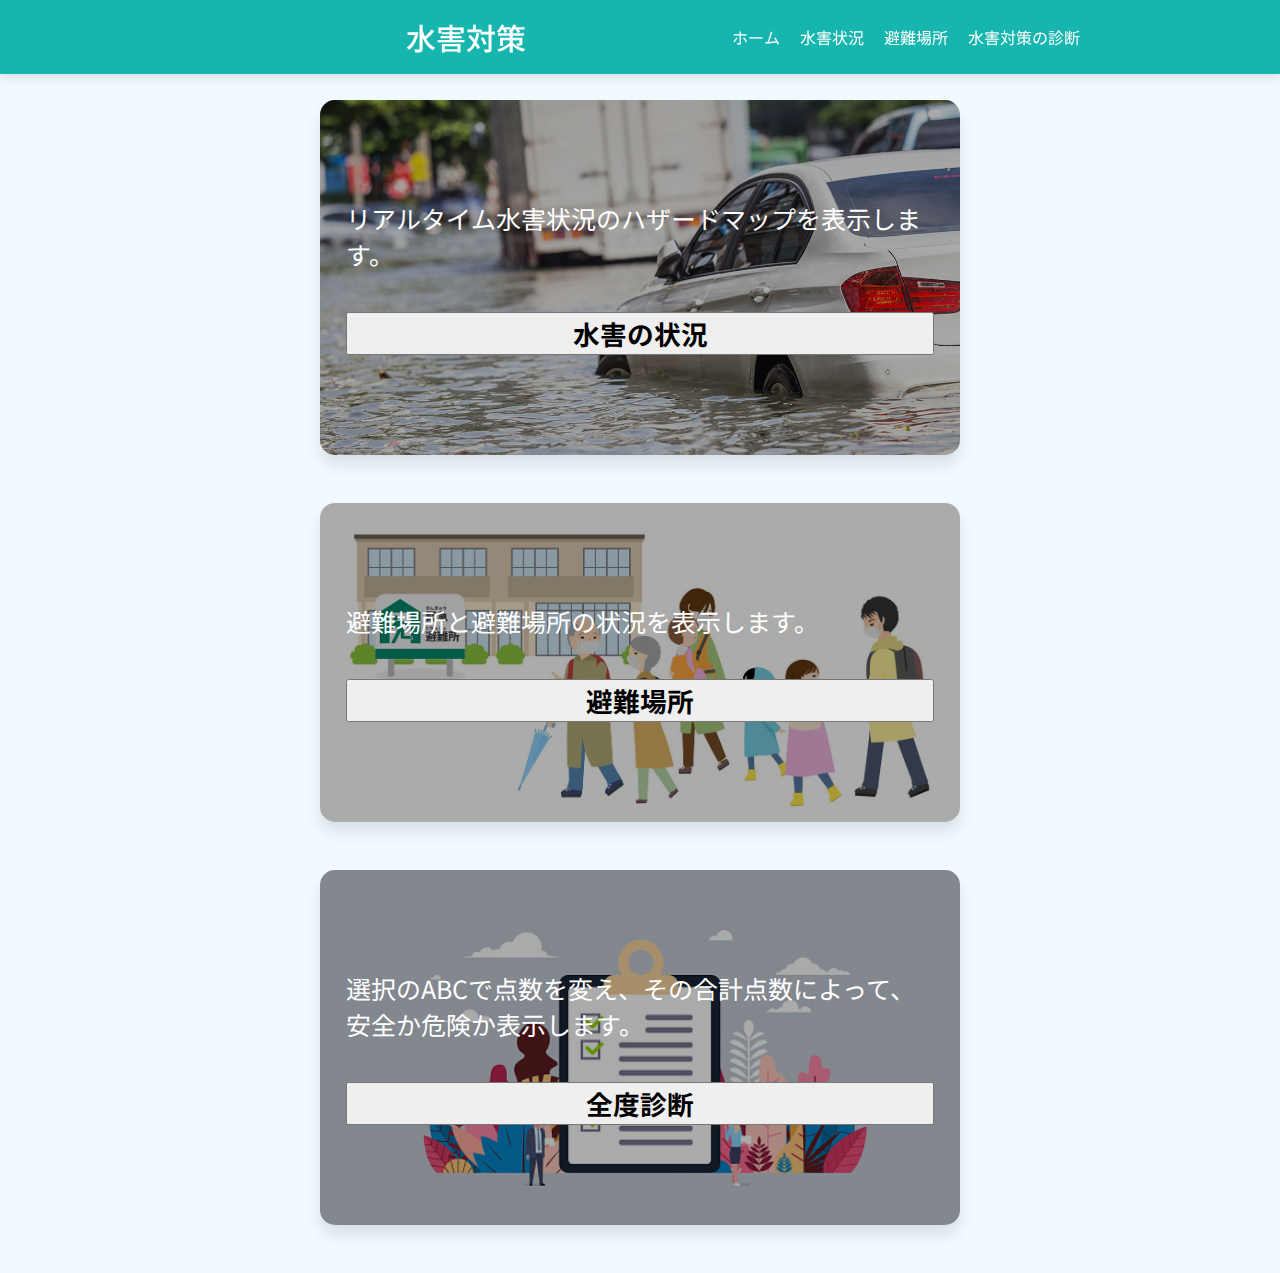
<file: index.html>
<!DOCTYPE html>
<html lang="en">

<head>
    <meta charset="UTF-8">
    <meta http-equiv="X-UA-Compatible" content="IE=edge">
    <meta name="viewport" content="width=device-width, initial-scale=1.0">
    <title>水害対策-home</title>

    <!-- CSS -->
    <link rel="stylesheet" href="style.css" />
    <!--===== Boxicons CSS =====-->
    <link href='https://unpkg.com/boxicons@2.1.1/css/boxicons.min.css' rel='stylesheet'>
    <!-- Unicons CSS -->
    <link rel="stylesheet" href="https://unicons.iconscout.com/release/v4.0.0/css/line.css">
    <script src="script.js" defer></script>
</head>

<body>
    <nav class="nav">
        <i class="uil uil-bars navOpenBtn"></i>
        <a href="index.html" class="logo">水害対策</a>

        <ul class="nav-links">
            <i class="uil uil-times navCloseBtn"></i>
            <li><a href="index.html">ホーム</a></li>
            <li><a href="index_jokyo.html">水害状況</a></li>
            <li><a href="index_hinan.html">避難場所</a></li>
            <li><a href="index_test.html">水害対策の診断</a></li>
        </ul>
    </nav>

    <div class="images">

        <div class="jokyo" >
            <ul>
                <li>リアルタイム水害状況のハザードマップを表示します。</li>
                <button type="button" onclick="location.href='index_jokyo.html'">
                    <h1>水害の状況</h1>
                </button>
            </ul>
            <!-- <img src="image/measures.jpg" width="50%" height="70%"><br>
            <button type="button" onclick="location.href='index_tam.html'">水害の状況</button> -->
        </div>
        <br></br>
        <div class="hinan" >
            <ul>
                <li>避難場所と避難場所の状況を表示します。</li>
                <button type="button" onclick="location.href='index_hinan.html'">
                    <h1>避難場所</h1>
                </button>
            </ul>
            <!-- <img src="image/evacuation.jpg" width="70%" height="70%"><br>
            <button type="button" onclick="location.href='index_cuong.html'">避難場所</button> -->
        </div>
        <br></br>
        <div class="test" >
            <ul>
                <li>選択のABCで点数を変え、その合計点数によって、安全か危険か表示します。</li>
                <button type="button" onclick="location.href='index_test.html'">
                    <h1>全度診断</h1>
                </button>
            </ul>
            <!-- <img src="image/directions.png" width="50%" height="60%"><br>
            <button type="button" onclick="location.href='index_iwatsubo.html'">道案内</button> -->
        </div>
        <br></br>
    </div>
</body>

</html>
</file>
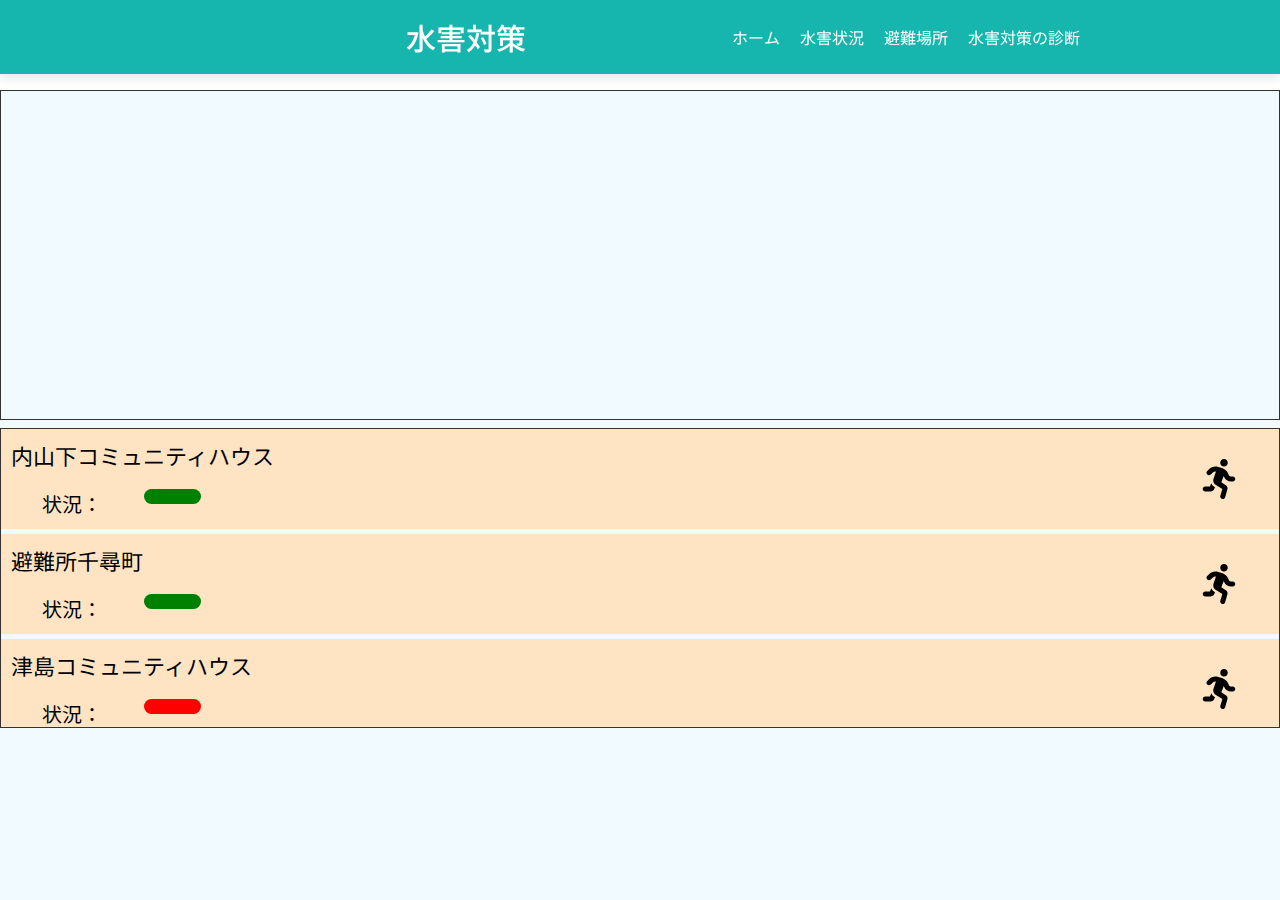
<file: index_hinan.html>
<!DOCTYPE html>
<html lang="en">

<head>
    <meta charset="UTF-8">
    <meta http-equiv="X-UA-Compatible" content="IE=edge">
    <meta name="viewport" content="width=device-width, initial-scale=1.0">
    <title>水害対策-home</title>

    <!-- CSS -->
    <link rel="stylesheet" href="hinan.css" />
    <!--===== Boxicons CSS =====-->
    <link href='https://unpkg.com/boxicons@2.1.1/css/boxicons.min.css' rel='stylesheet'>
    <!-- Unicons CSS -->
    <link rel="stylesheet" href="https://unicons.iconscout.com/release/v4.0.0/css/line.css">
    <script src="script.js" defer></script>
</head>

<body>
    <nav class="nav">
        <i class="uil uil-bars navOpenBtn"></i>
        <a href="index.html" class="logo">水害対策</a>

        <ul class="nav-links">
            <i class="uil uil-times navCloseBtn"></i>
            <li><a href="index.html">ホーム</a></li>
            <li><a href="index_jokyo.html">水害状況</a></li>
            <li><a href="index_hinan.html">避難場所</a></li>
            <li><a href="index_test.html">水害対策の診断</a></li>
        </ul>
    </nav>
    <div class="khoang-trong">

    </div>
  
    <!-- MAP AREA-->
    <div class="googleMap">
      <iframe
        src="https://www.google.com/maps/embed?pb=!1m18!1m12!1m3!1d26249.48364386114!2d133.89656640069924!3d34.67526857592477!2m3!1f0!2f0!3f0!3m2!1i1024!2i768!4f13.1!3m3!1m2!1s0x3554072c9db1afaf%3A0x4972f2dc20bdaf0f!2z5YaF5bGx5LiL44Kz44Of44Ol44OL44OG44Kj44OP44Km44K5!5e0!3m2!1sja!2sjp!4v1669778827305!5m2!1sja!2sjp"
        width="100%" height="330" style="border: 1px solid #333;" allowfullscreen="" loading="lazy"
        referrerpolicy="no-referrer-when-downgrade"></iframe>
  
    </div>
    <!-- 避難場所一覧 -->
    </div>
    <div class="diadiem-khung">
      <div class="diadiem">
        <div class="diadiem-trai">
          <div class="tendiadiem">内山下コミュニティハウス</div>
          <div class="tinhtrang">
            <div class="status-title">状況：</div>
            <div class="status-color-green"></div>
          </div>
        </div>
        <div class="diadiem-phai">
          <a href="map_cuong.html"><img style="height:40px;width:40px;margin-top:20px;"
              src="images/person-running-solid.svg" alt=""></a>
        </div>
      </div>
  
      <div class="diadiem">
        <div class="diadiem-trai">
          <div class="tendiadiem">避難所千尋町</div>
          <div class="tinhtrang">
            <div class="status-title">状況：</div>
            <div class="status-color-green"></div>
          </div>
        </div>
        <div class="diadiem-phai">
          <a href="map_cuong.html"><img style="height:40px;width:40px;margin-top:20px;"
              src="images/person-running-solid.svg" alt=""></a>
        </div>
      </div>
  
      <div class="diadiem">
        <div class="diadiem-trai">
          <div class="tendiadiem">津島コミュニティハウス</div>
          <div class="tinhtrang">
            <div class="status-title">状況：</div>
            <div class="status-color-red"></div>
          </div>
        </div>
        <div class="diadiem-phai">
          <a href="map_cuong.html"><img style="height:40px;width:40px;margin-top:20px;"
              src="images/person-running-solid.svg" alt=""></a>
        </div>
      </div>
  
      <div class="diadiem">
        <div class="diadiem-trai">
          <div class="tendiadiem">岡山市牧山コミュニティハウス</div>
          <div class="tinhtrang">
            <div class="status-title">状況：</div>
            <div class="status-color-red"></div>
          </div>
        </div>
        <div class="diadiem-phai">
          <a href="map_cuong.html"><img style="height:40px;width:40px;margin-top:20px;"
              src="images/person-running-solid.svg" alt=""></a>
        </div>
      </div>
  
      <div class="diadiem">
        <div class="diadiem-trai">
          <div class="tendiadiem">伊島コミュニティハウス
          </div>
          <div class="tinhtrang">
            <div class="status-title">状況：</div>
            <div class="status-color-red"></div>
          </div>
        </div>
        <div class="diadiem-phai">
          <a href="map_cuong.html"><img style="height:40px;width:40px;margin-top:20px;"
              src="images/person-running-solid.svg" alt=""></a>
        </div>
      </div>
  
      <div class="diadiem">
        <div class="diadiem-trai">
          <div class="tendiadiem">三軒屋ふれあい会館</div>
          <div class="tinhtrang">
            <div class="status-title">状況：</div>
            <div class="status-color-red"></div>
          </div>
        </div>
        <div class="diadiem-phai">
          <a href="map_cuong.html"><img style="height:40px;width:40px;margin-top:20px;"
              src="images/person-running-solid.svg" alt=""></a>
        </div>
      </div>
    </div>
</body>

</html>
</file>
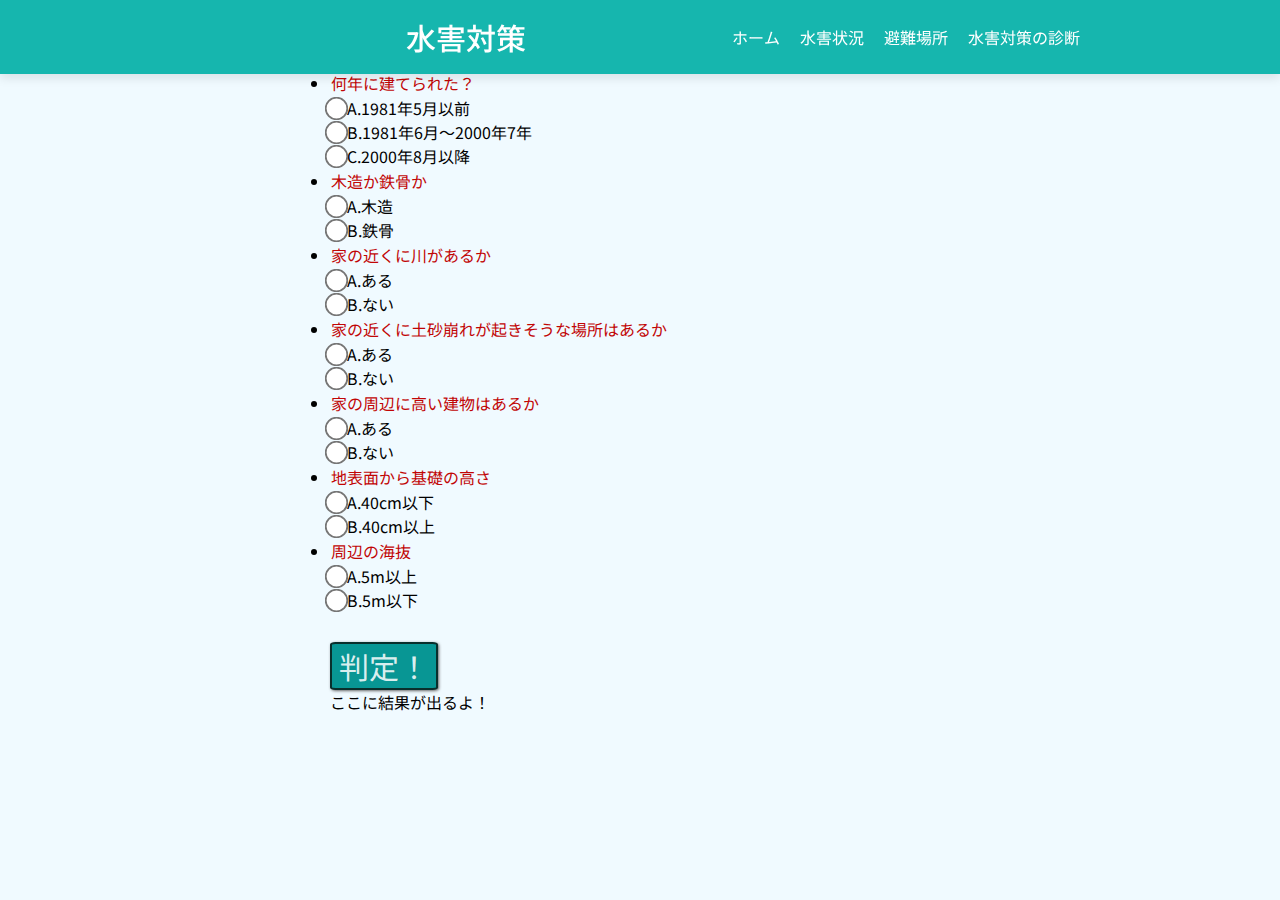
<file: index_test.html>
<!DOCTYPE html>
<html lang="en">

<head>
    <meta charset="UTF-8">
    <meta http-equiv="X-UA-Compatible" content="IE=edge">
    <meta name="viewport" content="width=device-width, initial-scale=1.0">
    <title>水害対策-home</title>

    <!-- CSS -->
    <link rel="stylesheet" href="test.css" />
    <!--===== Boxicons CSS =====-->
    <link href='https://unpkg.com/boxicons@2.1.1/css/boxicons.min.css' rel='stylesheet'>
    <!-- Unicons CSS -->
    <link rel="stylesheet" href="https://unicons.iconscout.com/release/v4.0.0/css/line.css">
    <script src="script.js" defer></script>
</head>

<body>
    <nav class="nav">
        <i class="uil uil-bars navOpenBtn"></i>
        <a href="index.html" class="logo">水害対策</a>

        <ul class="nav-links">
            <i class="uil uil-times navCloseBtn"></i>
            <li><a href="index.html">ホーム</a></li>
            <li><a href="index_jokyo.html">水害状況</a></li>
            <li><a href="index_hinan.html">避難場所</a></li>
            <li><a href="index_test.html">水害対策の診断</a></li>
        </ul>
    </nav>
    <div class="main">
    <form id="shitsumon" name="shitsumon" onsubmit="check(); return false;">
        <div class="formbox">
        <ul>
            <li>
                <p class="question" >何年に建てられた？</p>
                <label><input name="q0" type="radio" value="A" style="transform:scale(1.8);" required="" />
                    A.1981年5月以前</label><br />
                <label><input name="q0" type="radio" value="B" style="transform:scale(1.8);" />
                    B.1981年6月～2000年7年</label><br />
                <label><input name="q0" type="radio" value="C" style="transform:scale(1.8);" /> C.2000年8月以降</label>
            </li>
            <li>
                <p class="question" >木造か鉄骨か</p>
                <label><input name="q1" type="radio" value="A" style="transform:scale(1.8);" required="" />
                    A.木造</label><br />
                <label><input name="q1" type="radio" value="B" style="transform:scale(1.8);" /> B.鉄骨</label><br />
            <li>
                <p class="question" >家の近くに川があるか</p>
                <label><input name="q2" type="radio" value="A" style="transform:scale(1.8);" required="" />
                    A.ある</label><br />
                <label><input name="q2" type="radio" value="B" style="transform:scale(1.8);" /> B.ない</label><br />
            <li>
                <p class="question" >家の近くに土砂崩れが起きそうな場所はあるか</p>
                <label><input name="q3" type="radio" value="A" style="transform:scale(1.8);" required="" />
                    A.ある</label><br />
                <label><input name="q3" type="radio" value="B" style="transform:scale(1.8);" /> B.ない</label><br />
            <li>
                <p class="question" >家の周辺に高い建物はあるか</p>
                <label><input name="q4" type="radio" value="A" style="transform:scale(1.8);" required="" />
                    A.ある</label><br />
                <label><input name="q4" type="radio" value="B" style="transform:scale(1.8);" /> B.ない</label><br />
            <li>
                <p class="question" >地表面から基礎の高さ</p>
                <label><input name="q5" type="radio" value="A" style="transform:scale(1.8);" required="" />
                    A.40cm以下</label><br />
                <label><input name="q5" type="radio" value="B" style="transform:scale(1.8);" /> B.40cm以上</label><br />
            <li>
                <p class="question" >周辺の海抜</p>
                <label><input name="q6" type="radio" value="A" style="transform:scale(1.8);" required="" />
                    A.5m以上</label><br />
                <label><input name="q6" type="radio" value="B" style="transform:scale(1.8);" /> B.5m以下</label><br />
        </ul>
        </div>
        <input type="submit" value="判定！" class="hantei" />
    </form>
    <div class="kekka" id="kekka">ここに結果が出るよ！</div>
    </div>
</body>

</html>
</file>
<file: style.css>
/* google font */
@import url('https://fonts.googleapis.com/css2?family=Noto+Sans+JP:wght@300;500;700&display=swap');

* {
    margin: 0;
    padding: 0;
    box-sizing: border-box;
    font-family: 'Noto Sans JP', sans-serif;
}

body {
    background: #f0faff;
}

.nav {
    position: fixed;
    top: 0;
    left: 0;
    width: 100%;
    padding: 15px 200px;
    background: #16b6ae;
    box-shadow: 0 4px 10px rgba(0, 0, 0, 0.1);
}

.nav,
.nav .nav-links {
    display: flex;
    align-items: center;
}

.nav {
    justify-content: space-between;
}

a {
    color: #fff;
    text-decoration: none;
}

.nav .logo {
    font-size: 30px;
    font-weight: 500;
}

.nav .nav-links {
    column-gap: 20px;
    list-style: none;
}

.nav .nav-links a {
    transition: all 0.2s linear;
}

.nav .nacOpenBtn,
.nav .navCloseBtn {
    display: none;
}

/* reponsive */
@media screen and (max-width: 1160px) {
    .nav {
        padding: 15px 100px;
    }
}

@media screen and (max-width: 950px) {
    .nav {
        padding: 15px 50px;
    }
}

@media screen and (max-width: 768px) {

    .nav .navOpenBtn,
    .nav .navCloseBtn {
        display: block;
    }

    .nav {
        padding: 15px 20px;
    }

    .nav .nav-links {
        position: fixed;
        top: 0;
        left: -100%;
        height: 100%;
        max-width: 280px;
        width: 100%;
        padding-top: 100px;
        row-gap: 30px;
        flex-direction: column;
        background-color: #11101d;
        box-shadow: 0 2px 10px rgba(0, 0, 0, 0.1);
        transition: all 0.4s ease;
        z-index: 100;
    }

    .nav.openNav .nav-links {
        left: 0;
    }

    .nav .navOpenBtn {
        color: #fff;
        font-size: 20px;
        cursor: pointer;
    }

    .nav .navCloseBtn {
        position: absolute;
        top: 20px;
        right: 20px;
        color: #fff;
        font-size: 20px;
    }
}
/* main */
.images {
    padding-top: 100px;
    height: 100%;
    display: grid;
    place-items: center;
    bottom: 10px;
}


button:hover {
    transform: scale(0.98);
}

.images ul li {
    list-style: none;
    font-size: 25px;
    color: #fff;
}

/* jokyo */

.images .jokyo {
    height: 100%;
    width: 50%;
    align-items: center;
    justify-content: center;
    box-shadow: 0px 10px 15px rgba(0, 0, 0, 0.1);
    margin: 20px;
}

.jokyo {
    background: url('image/jokyo.jpg') no-repeat;
    background-size: cover;
    background-position: center;
    height: 100%;
    width: 50%;
    border-radius: 15px;
    cursor: pointer;
}

.jokyo ul {
    height: 100%;
    width: 100%;
    background: rgba(0, 0, 0, 0.33);
    border-radius: 15px;
    display: inline-flex;
    flex-direction: column;
    justify-content: space-between;
    text-align: left;
    padding: 100px 26px;
    transition: 0.4s;
}

.jokyo :hover ul {
    margin-left: 0px;
}


/* hinan */

.images .hinan {
    height: 100%;
    width: 50%;
    align-items: center;
    justify-content: center;
    box-shadow: 0px 10px 15px rgba(0, 0, 0, 0.1);
    margin: 20px;
}

.hinan {
    background: url('image/hinan.jfif') no-repeat;
    background-size: cover;
    background-position: center;
    height: 100%;
    width: 50%;
    border-radius: 15px;
    cursor: pointer;
}

.hinan ul {
    height: 100%;
    width: 100%;
    background: rgba(0, 0, 0, 0.33);
    border-radius: 15px;
    display: inline-flex;
    flex-direction: column;
    justify-content: space-between;
    text-align: left;
    padding: 100px 26px;
    transition: 0.4s;
}

.hinan :hover ul {
    margin-left: 0px;
}

/* test */

.images .test {
    height: 100%;
    width: 50%;
    align-items: center;
    justify-content: center;
    box-shadow: 0px 10px 15px rgba(0, 0, 0, 0.1);
    margin: 20px;
}

.test {
    background: url('image/test.jpg') no-repeat;
    background-size: cover;
    background-position: center;
    height: 100%;
    width: 50%;
    border-radius: 15px;
    cursor: pointer;
}

.test ul {
    height: 100%;
    width: 100%;
    background: rgba(0, 0, 0, 0.33);
    border-radius: 15px;
    display: inline-flex;
    flex-direction: column;
    justify-content: space-between;
    text-align: left;
    padding: 100px 26px;
    transition: 0.4s;
}

.test :hover ul {
    margin-left: 0px;
}
</file>
<file: hinan.css>
/* google font */
@import url('https://fonts.googleapis.com/css2?family=Noto+Sans+JP:wght@300;500;700&display=swap');

* {
    margin: 0;
    padding: 0;
    box-sizing: border-box;
    font-family: 'Noto Sans JP', sans-serif;
}

body {
    background: #f0faff;
}

.nav {
    position: fixed;
    top: 0;
    left: 0;
    width: 100%;
    padding: 15px 200px;
    background: #16b6ae;
    box-shadow: 0 4px 10px rgba(0, 0, 0, 0.1);
}

.nav,
.nav .nav-links {
    display: flex;
    align-items: center;
}

.nav {
    justify-content: space-between;
}

a {
    color: #fff;
    text-decoration: none;
}

.nav .logo {
    font-size: 30px;
    font-weight: 500;
}

.nav .nav-links {
    column-gap: 20px;
    list-style: none;
}

.nav .nav-links a {
    transition: all 0.2s linear;
}

.nav .nacOpenBtn,
.nav .navCloseBtn {
    display: none;
}

/* reponsive */
@media screen and (max-width: 1160px) {
    .nav {
        padding: 15px 100px;
    }
}

@media screen and (max-width: 950px) {
    .nav {
        padding: 15px 50px;
    }
}

@media screen and (max-width: 768px) {

    .nav .navOpenBtn,
    .nav .navCloseBtn {
        display: block;
    }

    .nav {
        padding: 15px 20px;
    }

    .nav .nav-links {
        position: fixed;
        top: 0;
        left: -100%;
        height: 100%;
        max-width: 280px;
        width: 100%;
        padding-top: 100px;
        row-gap: 30px;
        flex-direction: column;
        background-color: #11101d;
        box-shadow: 0 2px 10px rgba(0, 0, 0, 0.1);
        transition: all 0.4s ease;
        z-index: 100;
    }

    .nav.openNav .nav-links {
        left: 0;
    }

    .nav .navOpenBtn {
        color: #fff;
        font-size: 20px;
        cursor: pointer;
    }

    .nav .navCloseBtn {
        position: absolute;
        top: 20px;
        right: 20px;
        color: #fff;
        font-size: 20px;
    }
}
.khoang-trong{
    height: 90px;
    width: 100%;
    background-color: white;
}
.khoang-trong2{
    height: 70px;
    width: 100%;
    background-color: white;
}
.diadiem-khung{
  margin-top: 3px;
    width: 100%;
    height: 300px;
    /* border: 1px solid #333; */
    overflow-y: scroll;
    border: 1px solid #333;
}
.diadiem-khung::-webkit-scrollbar{
    width: 0 !important;
    display: none;
}
.diadiem{
    background-color: bisque;
    width: 100%;
    height: 100px;
    display: flex;
    justify-content:space-between ;
    margin-bottom: 5px;
    
}
.diadiem-trai{
    height: 100px;
    width:300px;
}
.tendiadiem{
    height: 50px;
    width:600px;
    
    font-size:22px;
    float: left;
   margin-top: 10px;
   margin-left: 10px;
  
}
.tinhtrang{
    height: 50px;
    width: 200px;
    display: flex;
    justify-content: space-between;
    
}
.status-title{
   height:50px;
   width: 150px;
   text-align: center;
   font-size: 20px;
}
.status-color-red{
    background-color: red;
    height: 15px;
    width: 60px;
    border-radius: 15px;
    
}
.status-color-green{
    background-color:green;
    height: 15px;
    width: 60px;
    border-radius: 15px;
}
.diadiem-phai{
    height: 100px;
    width:120px;
    text-align: center;
    margin-top: 10px;
}
</file>
<file: test.css>
/* google font */
@import url('https://fonts.googleapis.com/css2?family=Noto+Sans+JP:wght@300;500;700&display=swap');

* {
    margin: 0;
    padding: 0;
    box-sizing: border-box;
    font-family: 'Noto Sans JP', sans-serif;
}

body {
    background: #f0faff;
}

.nav {
    position: fixed;
    top: 0;
    left: 0;
    width: 100%;
    padding: 15px 200px;
    background: #16b6ae;
    box-shadow: 0 4px 10px rgba(0, 0, 0, 0.1);
}

.nav,
.nav .nav-links {
    display: flex;
    align-items: center;
}

.nav {
    justify-content: space-between;
}

a {
    color: #fff;
    text-decoration: none;
}

.nav .logo {
    font-size: 30px;
    font-weight: 500;
}

.nav .nav-links {
    column-gap: 20px;
    list-style: none;
}

.nav .nav-links a {
    transition: all 0.2s linear;
}

.nav .nacOpenBtn,
.nav .navCloseBtn {
    display: none;
}

/* reponsive */
@media screen and (max-width: 1160px) {
    .nav {
        padding: 15px 100px;
    }
}

@media screen and (max-width: 950px) {
    .nav {
        padding: 15px 50px;
    }
}

@media screen and (max-width: 768px) {

    .nav .navOpenBtn,
    .nav .navCloseBtn {
        display: block;
    }

    .nav {
        padding: 15px 20px;
    }

    .nav .nav-links {
        position: fixed;
        top: 0;
        left: -100%;
        height: 100%;
        max-width: 280px;
        width: 100%;
        padding-top: 100px;
        row-gap: 30px;
        flex-direction: column;
        background-color: #11101d;
        box-shadow: 0 2px 10px rgba(0, 0, 0, 0.1);
        transition: all 0.4s ease;
        z-index: 100;
    }

    .nav.openNav .nav-links {
        left: 0;
    }

    .nav .navOpenBtn {
        color: #fff;
        font-size: 20px;
        cursor: pointer;
    }

    .nav .navCloseBtn {
        position: absolute;
        top: 20px;
        right: 20px;
        color: #fff;
        font-size: 20px;
    }
}

/* .hantei {
    height: 100px;
    width: 200px;
} */
.main{
    text-align: justify;
    padding-top: 70px;
    margin-left: 30px;
}
.kekka {
    margin-left: 300px;
}
.hantei {
    margin-top: 30px;
    margin-left: 300px;
    display: block;
    border-radius: 5%;
    /* 角丸       */
    font-size: 30px;
    /* 文字サイズ */
    text-align: center;
    /* 文字位置   */
    cursor: pointer;
    /* カーソル   */
    padding: 7px;
    /* 余白       */
    background: #089694;
    /* 背景色     */
    color: rgba(255, 255, 255, 0.87);
    /* 文字色     */
    line-height: 1em;
    /* 1行の高さ  */
    transition: .3s;
    /* なめらか変化 */
    box-shadow: 1px 1px 3px #666666;
    /* 影の設定 */
    border: 2px solid #092f2c;
    /* 枠の指定 */
}

.hantei:hover {
    box-shadow: none;
    /* カーソル時の影消去 */
    color: #5E5EC7;
    /* 背景色     */
    background: rgba(255, 255, 255, 0.87);
    /* 文字色     */
}

.formbox {
    position: auto;
    margin-top: 0px;
    margin-left: auto;
    margin-right: auto;
    margin-inline: 300px;
}

.question {
    color: rgb(193, 5, 5);
    padding: 1px;

}
</file>
